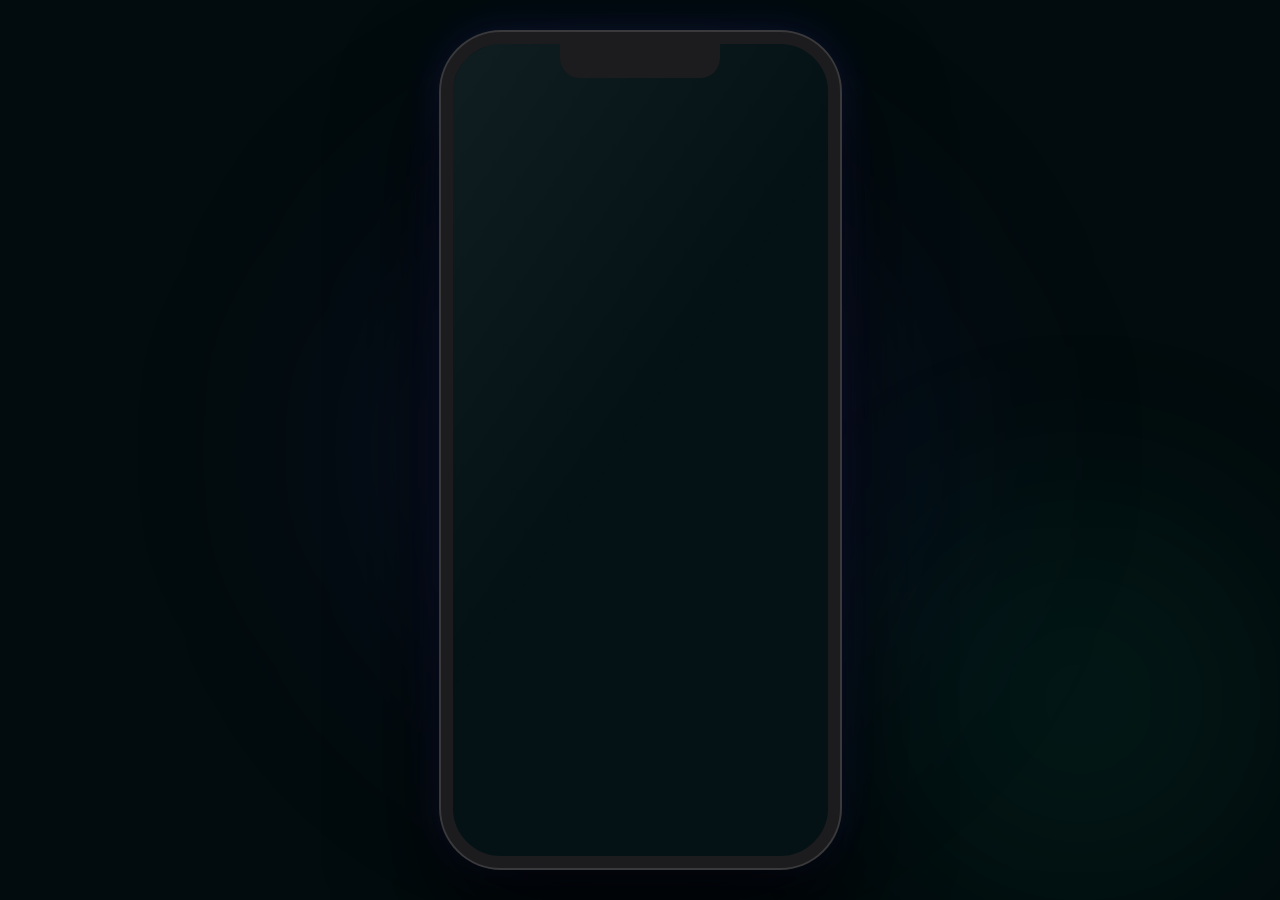
<file: mobile_preview.html>
<!DOCTYPE html>
<html lang="en">
<head>
    <meta charset="UTF-8">
    <meta name="viewport" content="width=device-width, initial-scale=1.0">
    <title>Laance Mobile Experience Preview</title>
    <link href="https://fonts.googleapis.com/css2?family=Outfit:wght@300;400;600;800&display=swap" rel="stylesheet">
    <style>
        :root {
            --phone-bg: #041215;
            --phone-border: #1c1c1e;
            --phone-accent: #4f46e5;
        }

        body {
            margin: 0;
            padding: 0;
            background: #020b0d;
            display: flex;
            align-items: center;
            justify-content: center;
            min-height: 100vh;
            font-family: 'Outfit', sans-serif;
            color: white;
            overflow: hidden;
        }

        .ambient-glow {
            position: fixed;
            width: 800px;
            height: 800px;
            background: radial-gradient(circle, rgba(79,70,229,0.15) 0%, transparent 70%);
            z-index: -1;
            filter: blur(100px);
        }

        .ambient-glow-2 {
            position: fixed;
            width: 600px;
            height: 600px;
            background: radial-gradient(circle, rgba(16,185,129,0.1) 0%, transparent 70%);
            z-index: -1;
            filter: blur(80px);
            bottom: -100px;
            right: -100px;
        }

        .device-container {
            position: relative;
            width: 375px;
            height: 812px;
            background: var(--phone-bg);
            border: 12px solid var(--phone-border);
            border-radius: 60px;
            box-shadow: 
                0 0 0 2px #3a3a3c,
                0 50px 100px rgba(0,0,0,0.8),
                0 0 40px rgba(79,70,229,0.2);
            overflow: hidden;
            display: flex;
            flex-direction: column;
        }

        /* The Notch */
        .device-container::before {
            content: '';
            position: absolute;
            top: 0;
            left: 50%;
            transform: translateX(-50%);
            width: 160px;
            height: 34px;
            background: var(--phone-border);
            border-bottom-left-radius: 20px;
            border-bottom-right-radius: 20px;
            z-index: 2000;
        }

        /* Screen Iframe */
        iframe {
            width: 100%;
            height: 100%;
            border: none;
            border-radius: 48px;
        }

        .reflection {
            position: absolute;
            top: 0;
            left: 0;
            width: 100%;
            height: 100%;
            background: linear-gradient(125deg, rgba(255,255,255,0.05) 0%, transparent 50%);
            pointer-events: none;
            z-index: 1500;
        }

        .label {
            position: absolute;
            bottom: -60px;
            text-align: center;
            width: 100%;
            color: #666;
            font-size: 0.9rem;
            letter-spacing: 2px;
            text-transform: uppercase;
        }
    </style>
</head>
<body>
    <div class="ambient-glow"></div>
    <div class="ambient-glow-2"></div>
    
    <div class="device-container">
        <div class="reflection"></div>
        <iframe src="http://localhost:8000"></iframe>
        <div class="label">Laance Premium Mobile Interface</div>
    </div>

    <script>
        // Optional: Message passing to sync clock if needed
    </script>
</body>
</html>
</file>
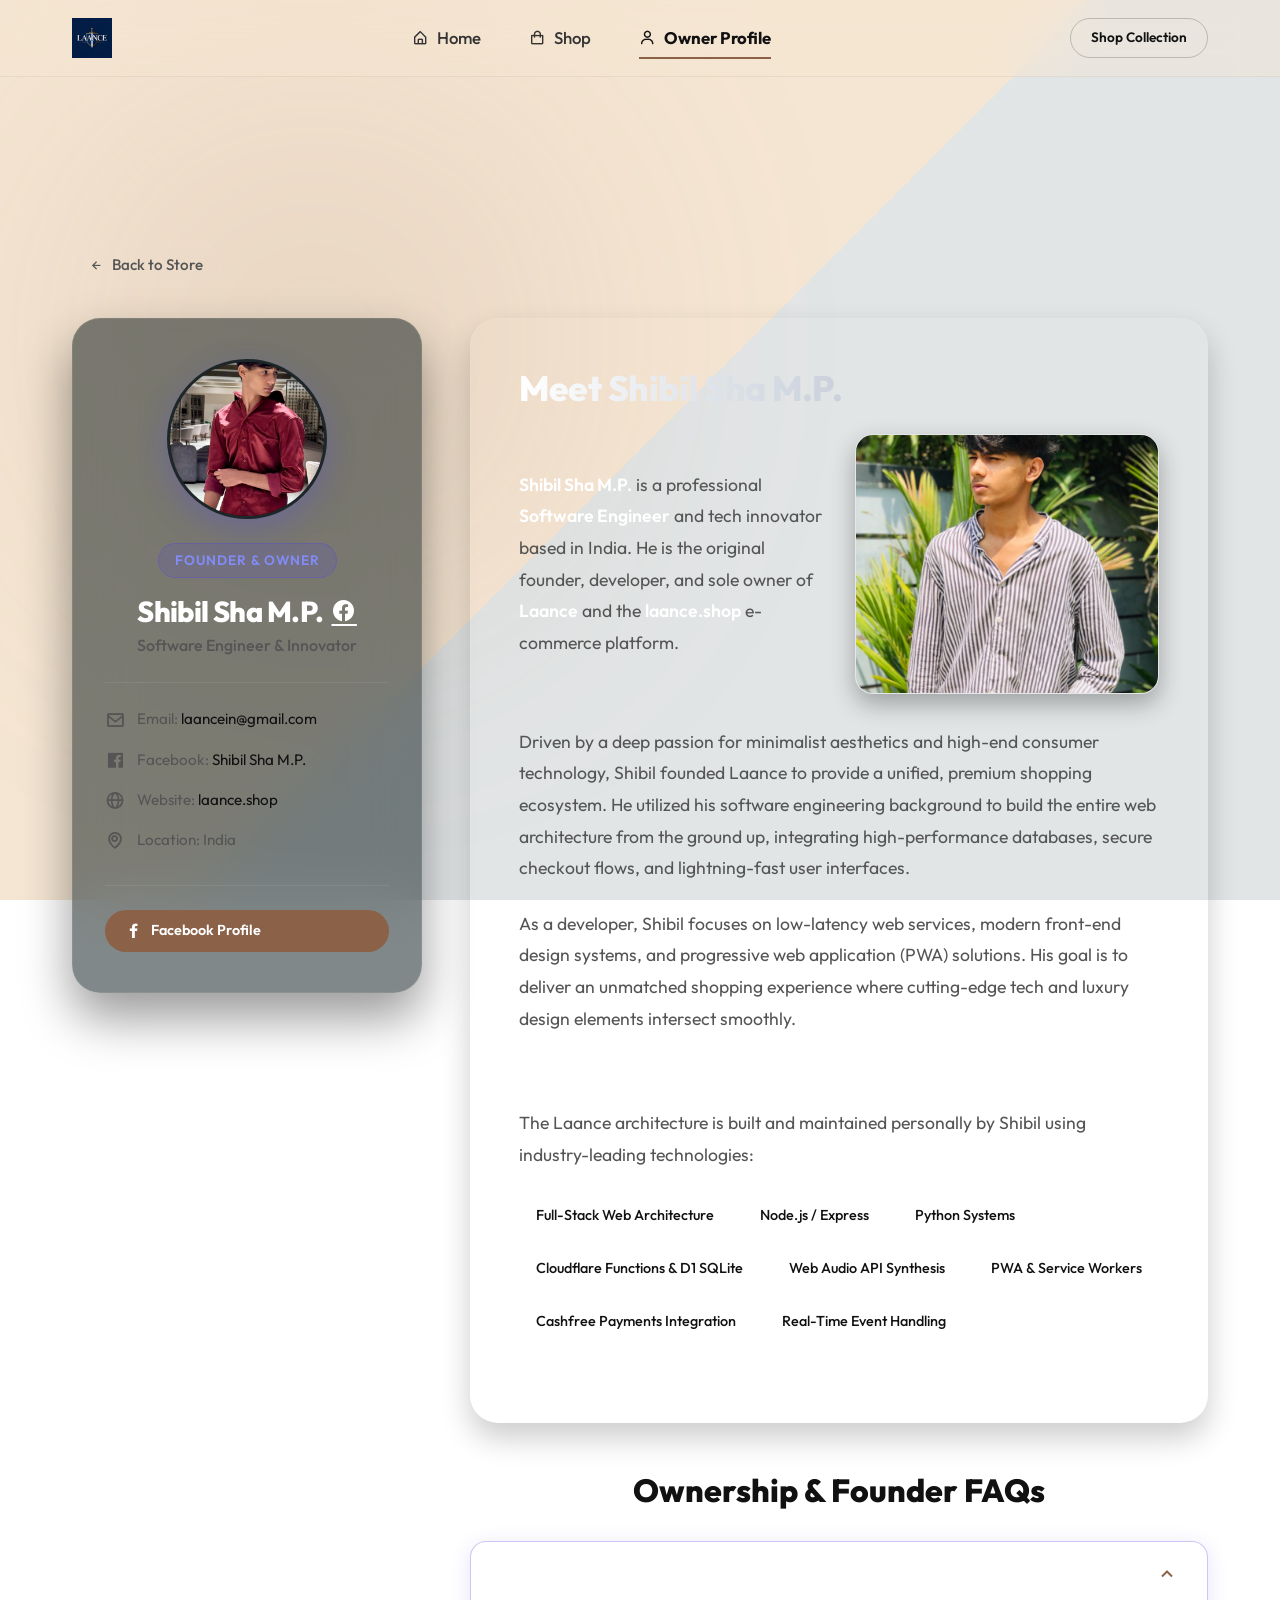
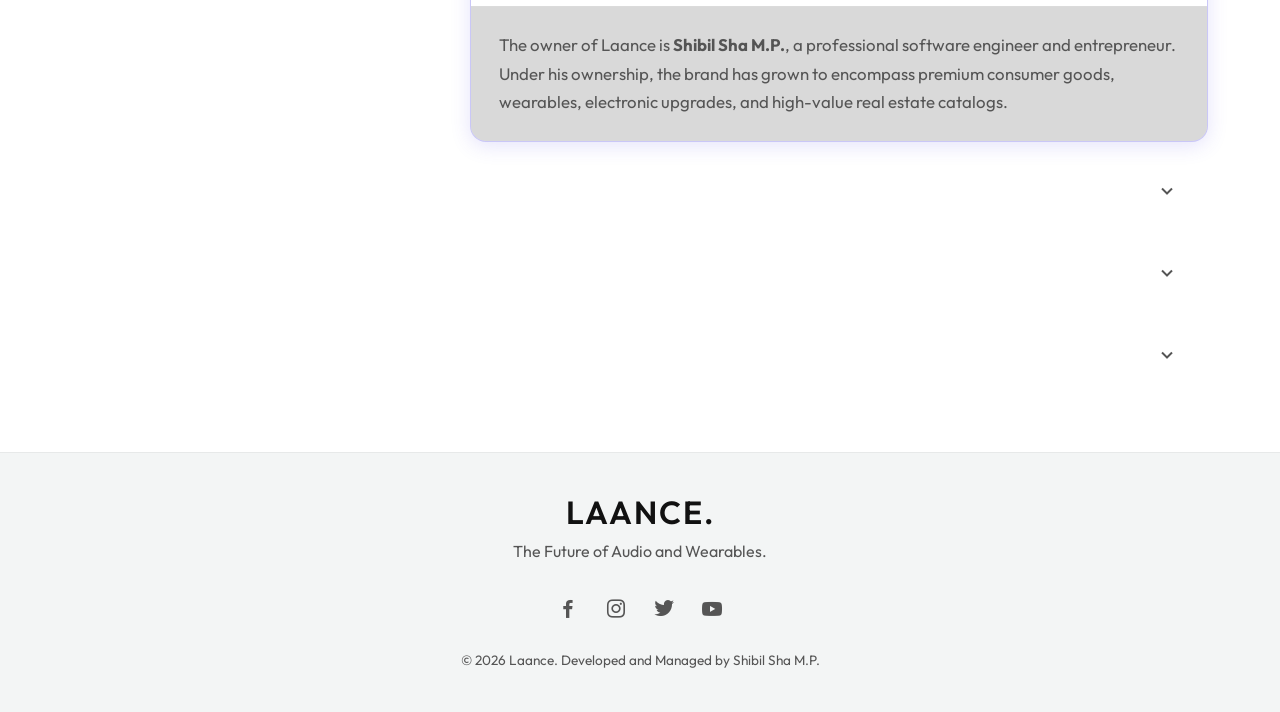
<file: who-is-the-owner-of-laance.html>
<!DOCTYPE html>
<html lang="en">

<head>
    <meta charset="UTF-8">
    <meta name="viewport" content="width=device-width, initial-scale=1.0, viewport-fit=cover">
    
    <!-- SEO Optimization Meta Tags -->
    <title>Who is the Owner of Laance? | Founder Shibil Sha M.P.</title>
    <meta name="description" content="Discover who is the owner of Laance and the founder of laance.shop website. Learn about Shibil Sha M.P., a professional software engineer, tech innovator, and the vision behind the premium e-commerce platform.">
    <meta name="keywords" content="who is the owner of laance, who is the owner of laance.shop, who is the founder of laance.shop website, owner of laance, founder of laance, Shibil Sha MP, Shibil Sha, laance.shop owner, laance owner, software engineer">
    <link rel="canonical" href="https://www.laance.shop/who-is-the-owner-of-laance.html">

    <!-- Fonts: Outfit for a modern tech vibe -->
    <link rel="preconnect" href="https://fonts.googleapis.com">
    <link rel="preconnect" href="https://fonts.gstatic.com" crossorigin>
    <link href="https://fonts.googleapis.com/css2?family=Outfit:wght@300;400;500;600;700;800&display=swap" rel="stylesheet">
    
    <!-- Main Stylesheet -->
    <link rel="stylesheet" href="css/style.css">
    
    <!-- Boxicons for icons -->
    <link href='https://unpkg.com/boxicons@2.1.4/css/boxicons.min.css' rel='stylesheet'>
    
    <!-- Theme & App settings -->
    <meta name="theme-color" content="#041215">
    <meta name="apple-mobile-web-app-capable" content="yes">
    <meta name="apple-mobile-web-app-status-bar-style" content="black-translucent">
    <meta name="apple-mobile-web-app-title" content="LAANCE Owner">
    
    <!-- Custom Page-Specific Premium Styles -->
    <style>
        /* Ambient Glow Positions */
        .owner-glow-1 {
            position: absolute;
            width: 500px;
            height: 500px;
            background: var(--primary);
            border-radius: 50%;
            filter: blur(140px);
            opacity: 0.15;
            top: 10%;
            left: 5%;
            z-index: -1;
            animation: float-slow 15s infinite alternate ease-in-out;
        }

        .owner-glow-2 {
            position: absolute;
            width: 450px;
            height: 450px;
            background: var(--secondary);
            border-radius: 50%;
            filter: blur(140px);
            opacity: 0.12;
            bottom: 10%;
            right: 5%;
            z-index: -1;
            animation: float-slow 18s infinite alternate-reverse ease-in-out;
        }

        @keyframes float-slow {
            0% { transform: translate(0, 0) scale(1); }
            100% { transform: translate(50px, 30px) scale(1.1); }
        }

        /* Layout Grid */
        .owner-grid {
            display: grid;
            grid-template-columns: 350px 1fr;
            gap: 3rem;
            margin-top: 2rem;
            align-items: start;
        }

        @media (max-width: 992px) {
            .owner-grid {
                grid-template-columns: 1fr;
                gap: 2.5rem;
            }
        }

        /* Profile Card */
        .profile-card {
            background: rgba(4, 18, 21, 0.5);
            backdrop-filter: blur(30px);
            -webkit-backdrop-filter: blur(30px);
            border: 1px solid rgba(255, 255, 255, 0.08);
            border-radius: 28px;
            padding: 2.5rem 2rem;
            text-align: center;
            box-shadow: 0 25px 50px rgba(0, 0, 0, 0.4), inset 0 0 15px rgba(255, 255, 255, 0.02);
            position: sticky;
            top: 100px;
        }

        @media (max-width: 992px) {
            .profile-card {
                position: relative;
                top: 0;
            }
        }

        .avatar-wrap {
            position: relative;
            width: 160px;
            height: 160px;
            margin: 0 auto 1.5rem;
        }

        .avatar-img {
            width: 100%;
            height: 100%;
            object-fit: cover;
            border-radius: 50%;
            border: 3px solid rgba(255, 255, 255, 0.1);
            box-shadow: 0 10px 30px rgba(79, 70, 229, 0.3);
            background: #030d10;
        }

        .profile-badge {
            display: inline-block;
            padding: 0.35rem 1rem;
            background: rgba(79, 70, 229, 0.15);
            border: 1px solid rgba(79, 70, 229, 0.3);
            color: #818cf8;
            border-radius: 50px;
            font-size: 0.85rem;
            font-weight: 600;
            margin-bottom: 1rem;
            text-transform: uppercase;
            letter-spacing: 1px;
        }

        .profile-name {
            font-size: 1.8rem;
            font-weight: 800;
            margin-bottom: 0.25rem;
            color: #fff;
        }

        .profile-title {
            font-size: 1rem;
            color: var(--text-muted);
            font-weight: 500;
            margin-bottom: 1.5rem;
        }

        .profile-divider {
            height: 1px;
            background: rgba(255, 255, 255, 0.08);
            margin: 1.5rem 0;
        }

        .profile-info-list {
            text-align: left;
            margin-bottom: 2rem;
        }

        .profile-info-item {
            display: flex;
            align-items: center;
            gap: 0.75rem;
            margin-bottom: 1rem;
            color: var(--text-muted);
            font-size: 0.95rem;
        }

        .profile-info-item i {
            font-size: 1.25rem;
            color: var(--secondary);
        }

        .profile-info-item a {
            color: var(--text-main);
            text-decoration: none;
            transition: var(--transition);
        }

        .profile-info-item a:hover {
            color: var(--primary);
        }

        /* Biography & Details Column */
        .bio-section {
            background: rgba(255, 255, 255, 0.015);
            border: 1px solid rgba(255, 255, 255, 0.05);
            border-radius: 28px;
            padding: 3rem;
            margin-bottom: 2rem;
            box-shadow: 0 15px 30px rgba(0,0,0,0.2);
        }

        @media (max-width: 768px) {
            .bio-section {
                padding: 1.75rem;
            }
        }

        .bio-title {
            font-size: 2.2rem;
            font-weight: 800;
            margin-bottom: 1.5rem;
            letter-spacing: -0.5px;
            background: linear-gradient(90deg, #fff, #94a3b8);
            -webkit-background-clip: text;
            -webkit-text-fill-color: transparent;
        }

        .bio-paragraph {
            font-size: 1.1rem;
            color: var(--text-muted);
            line-height: 1.8;
            margin-bottom: 1.5rem;
        }

        .bio-paragraph strong {
            color: #fff;
            font-weight: 600;
        }

        /* Skills Tag Grid */
        .skills-grid {
            display: flex;
            flex-wrap: wrap;
            gap: 0.75rem;
            margin: 1.5rem 0 2rem;
        }

        .skill-tag {
            padding: 0.5rem 1rem;
            background: rgba(255, 255, 255, 0.04);
            border: 1px solid rgba(255, 255, 255, 0.08);
            border-radius: 12px;
            font-size: 0.9rem;
            color: var(--text-main);
            font-weight: 500;
            transition: var(--transition);
        }

        .skill-tag:hover {
            background: rgba(6, 182, 212, 0.1);
            border-color: rgba(6, 182, 212, 0.3);
            transform: translateY(-2px);
        }

        /* Beautiful FAQ Accordion */
        .faq-container {
            margin-top: 3rem;
        }

        .faq-title {
            font-size: 2rem;
            font-weight: 800;
            margin-bottom: 2rem;
            text-align: center;
        }

        .faq-accordion {
            display: flex;
            flex-direction: column;
            gap: 1rem;
        }

        .faq-item {
            background: rgba(255, 255, 255, 0.02);
            border: 1px solid rgba(255, 255, 255, 0.06);
            border-radius: 16px;
            overflow: hidden;
            transition: var(--transition);
        }

        .faq-item:hover {
            border-color: rgba(255, 255, 255, 0.12);
            background: rgba(255, 255, 255, 0.03);
        }

        .faq-header {
            padding: 1.25rem 1.75rem;
            display: flex;
            justify-content: space-between;
            align-items: center;
            cursor: pointer;
            user-select: none;
        }

        .faq-header h3 {
            font-size: 1.15rem;
            font-weight: 600;
            color: #fff;
            margin: 0;
        }

        .faq-icon {
            font-size: 1.5rem;
            color: var(--text-muted);
            transition: transform 0.3s ease;
        }

        .faq-body {
            max-height: 0;
            overflow: hidden;
            transition: max-height 0.4s cubic-bezier(0.4, 0, 0.2, 1);
            background: rgba(0, 0, 0, 0.15);
        }

        .faq-content {
            padding: 1.5rem 1.75rem;
            color: var(--text-muted);
            font-size: 1.05rem;
            line-height: 1.7;
            border-top: 1px solid rgba(255, 255, 255, 0.04);
        }

        /* Active Accordion State */
        .faq-item.active {
            border-color: rgba(79, 70, 229, 0.3);
            box-shadow: 0 4px 20px rgba(79, 70, 229, 0.15);
        }

        .faq-item.active .faq-icon {
            transform: rotate(180deg);
            color: var(--primary);
        }

        .faq-item.active .faq-body {
            max-height: 500px; /* High enough value to accommodate the text */
        }

        /* Back Button Style */
        .back-btn-container {
            margin-bottom: 2rem;
        }

        .back-btn {
            display: inline-flex;
            align-items: center;
            gap: 0.5rem;
            color: var(--text-muted);
            text-decoration: none;
            font-weight: 500;
            transition: var(--transition);
            font-size: 0.95rem;
            padding: 0.5rem 1rem;
            border-radius: 50px;
            background: rgba(255,255,255,0.02);
            border: 1px solid rgba(255,255,255,0.05);
        }

        .back-btn:hover {
            color: #fff;
            background: rgba(255,255,255,0.05);
            border-color: rgba(255,255,255,0.15);
            transform: translateX(-4px);
        }
    </style>

    <!-- Structured Data: JSON-LD for Google Rich snippets -->
    <script type="application/ld+json">
    {
      "@context": "https://schema.org",
      "@graph": [
        {
          "@type": "Person",
          "@id": "https://www.laance.shop/#person_shibil",
          "name": "Shibil Sha M.P.",
          "jobTitle": "Software Engineer",
          "description": "Founder and Owner of Laance (laance.shop), specializing in modern web architecture, e-commerce innovation, and system design.",
          "url": "https://www.laance.shop/who-is-the-owner-of-laance.html",
          "sameAs": [
            "https://www.facebook.com/profile.php?id=61584338561246"
          ],
          "worksFor": {
            "@type": "Organization",
            "name": "Laance",
            "url": "https://www.laance.shop"
          }
        },
        {
          "@type": "WebSite",
          "@id": "https://www.laance.shop/#website",
          "url": "https://www.laance.shop/",
          "name": "Laance",
          "description": "Premium e-commerce platform for high-end technology, fashion, real estate, and more.",
          "publisher": {
            "@id": "https://www.laance.shop/#person_shibil"
          }
        },
        {
          "@type": "WebPage",
          "@id": "https://www.laance.shop/who-is-the-owner-of-laance.html#webpage",
          "url": "https://www.laance.shop/who-is-the-owner-of-laance.html",
          "name": "Who is the Owner of Laance / Laance.shop? | Founder Shibil Sha M.P.",
          "description": "Discover who is the owner of Laance and the founder of laance.shop website. Learn about Shibil Sha M.P., a professional software engineer, tech entrepreneur, and the vision behind the premium e-commerce platform.",
          "isPartOf": {
            "@id": "https://www.laance.shop/#website"
          },
          "about": {
            "@id": "https://www.laance.shop/#person_shibil"
          }
        },
        {
          "@type": "FAQPage",
          "@id": "https://www.laance.shop/who-is-the-owner-of-laance.html#faq",
          "isPartOf": {
            "@id": "https://www.laance.shop/who-is-the-owner-of-laance.html#webpage"
          },
          "mainEntity": [
            {
              "@type": "Question",
              "name": "Who is the owner of Laance?",
              "acceptedAnswer": {
                "@type": "Answer",
                "text": "The owner of Laance is Shibil Sha M.P., a professional software engineer and technology entrepreneur."
              }
            },
            {
              "@type": "Question",
              "name": "Who is the owner of laance.shop?",
              "acceptedAnswer": {
                "@type": "Answer",
                "text": "Shibil Sha M.P. is the owner and administrator of the premium e-commerce store laance.shop."
              }
            },
            {
              "@type": "Question",
              "name": "Who is the founder of laance.shop website?",
              "acceptedAnswer": {
                "@type": "Answer",
                "text": "Shibil Sha M.P. is the founder of laance.shop, designing and engineering the website to integrate minimalist aesthetics with high-performance features."
              }
            },
            {
              "@type": "Question",
              "name": "What is the profession of Shibil Sha M.P.?",
              "acceptedAnswer": {
                "@type": "Answer",
                "text": "Shibil Sha M.P. is a professional Software Engineer, specializing in full-stack web development, real-time alert systems, databases, and secure payment integrations."
              }
            }
          ]
        }
      ]
    }
    </script>
</head>

<body>
    <!-- Background Ambient Glows -->
    <div class="owner-glow-1"></div>
    <div class="owner-glow-2"></div>

    <!-- Navigation Bar -->
    <nav class="navbar">
        <div class="nav-container">
            <div class="logo" onclick="window.location.href='index.html'">
                <img src="assets/laance_premium_logo.jpg" alt="LAANCE" style="height: 40px; width: auto; vertical-align: middle;">
            </div>
            <div class="nav-links">
                <a href="index.html"><i class='bx bx-home-alt'></i><span>Home</span></a>
                <a href="index.html#products-grid"><i class='bx bx-shopping-bag'></i><span>Shop</span></a>
                <a href="#" class="active"><i class='bx bx-user'></i><span>Owner Profile</span></a>
            </div>
            <div class="nav-right" style="display: flex; gap: 1.5rem; align-items: center;">
                <a href="index.html" class="btn btn-secondary" style="padding: 0.5rem 1.25rem; font-size: 0.85rem; border-radius: 50px;">
                    Shop Collection
                </a>
            </div>
        </div>
    </nav>

    <!-- Main Container -->
    <main class="app-root" style="padding-top: 100px;">
        <div class="section">
            
            <!-- Back navigation -->
            <div class="back-btn-container">
                <a href="index.html" class="back-btn">
                    <i class='bx bx-left-arrow-alt'></i> Back to Store
                </a>
            </div>

            <!-- Content Grid -->
            <div class="owner-grid">
                
                <!-- Profile Sidebar -->
                <div class="profile-card">
                    <div class="avatar-wrap">
                        <img src="assets/shibil_sha_1.jpg" alt="Shibil Sha M.P. - Owner of Laance" class="avatar-img">
                    </div>
                    <span class="profile-badge">Founder & Owner</span>
                    <h1 class="profile-name" style="display: flex; align-items: center; justify-content: center; gap: 0.5rem;">
                        Shibil Sha M.P.
                        <a href="https://www.facebook.com/profile.php?id=61584338561246" target="_blank" rel="noopener noreferrer" style="color: var(--secondary); transition: var(--transition); display: inline-flex; align-items: center;" onmouseover="this.style.color='var(--primary)'" onmouseout="this.style.color='var(--secondary)'" title="Facebook Profile">
                            <i class='bx bxl-facebook-circle' style="font-size: 1.6rem;"></i>
                        </a>
                    </h1>
                    <div class="profile-title">Software Engineer & Innovator</div>
                    
                    <div class="profile-divider"></div>
                    
                    <div class="profile-info-list">
                        <div class="profile-info-item">
                            <i class='bx bx-envelope'></i>
                            <span>Email: <a href="mailto:laancein@gmail.com">laancein@gmail.com</a></span>
                        </div>
                        <div class="profile-info-item">
                            <i class='bx bxl-facebook-square'></i>
                            <span>Facebook: <a href="https://www.facebook.com/profile.php?id=61584338561246" target="_blank" rel="noopener noreferrer">Shibil Sha M.P.</a></span>
                        </div>
                        <div class="profile-info-item">
                            <i class='bx bx-globe'></i>
                            <span>Website: <a href="index.html">laance.shop</a></span>
                        </div>
                        <div class="profile-info-item">
                            <i class='bx bx-map'></i>
                            <span>Location: India</span>
                        </div>
                    </div>
                    
                    <div class="profile-divider"></div>
                    
                    <div style="display: flex; justify-content: center; gap: 1rem;">
                        <a href="https://www.facebook.com/profile.php?id=61584338561246" target="_blank" rel="noopener noreferrer" class="btn" style="padding: 0.6rem 1.2rem; font-size: 0.9rem; width: 100%;">
                            <i class='bx bxl-facebook' style="font-size: 1.2rem;"></i> Facebook Profile
                        </a>
                    </div>
                </div>

                <!-- Biography & Content Detail -->
                <div>
                    <!-- Bio Card -->
                    <div class="bio-section">
                        <h2 class="bio-title">Meet Shibil Sha M.P.</h2>
                        
                        <div style="display: grid; grid-template-columns: repeat(auto-fit, minmax(260px, 1fr)); gap: 2rem; margin-bottom: 2rem; align-items: center;">
                            <div>
                                <p class="bio-paragraph" style="margin-bottom: 0;">
                                    <strong>Shibil Sha M.P.</strong> is a professional <strong>Software Engineer</strong> and tech innovator based in India. He is the original founder, developer, and sole owner of <strong>Laance</strong> and the <strong>laance.shop</strong> e-commerce platform.
                                </p>
                            </div>
                            <img src="assets/shibil_sha_2.jpg" alt="Shibil Sha M.P." style="width: 100%; height: 260px; object-fit: cover; border-radius: 18px; border: 1px solid rgba(255,255,255,0.08); box-shadow: 0 10px 25px rgba(0,0,0,0.3);">
                        </div>
                        
                        <p class="bio-paragraph">
                            Driven by a deep passion for minimalist aesthetics and high-end consumer technology, Shibil founded Laance to provide a unified, premium shopping ecosystem. He utilized his software engineering background to build the entire web architecture from the ground up, integrating high-performance databases, secure checkout flows, and lightning-fast user interfaces.
                        </p>

                        <p class="bio-paragraph">
                            As a developer, Shibil focuses on low-latency web services, modern front-end design systems, and progressive web application (PWA) solutions. His goal is to deliver an unmatched shopping experience where cutting-edge tech and luxury design elements intersect smoothly.
                        </p>

                        <h3 style="color: #fff; font-size: 1.3rem; margin: 2rem 0 1rem; font-weight: 600;">Technical Stack & Expertise</h3>
                        <p class="bio-paragraph">
                            The Laance architecture is built and maintained personally by Shibil using industry-leading technologies:
                        </p>

                        <div class="skills-grid">
                            <span class="skill-tag">Full-Stack Web Architecture</span>
                            <span class="skill-tag">Node.js / Express</span>
                            <span class="skill-tag">Python Systems</span>
                            <span class="skill-tag">Cloudflare Functions & D1 SQLite</span>
                            <span class="skill-tag">Web Audio API Synthesis</span>
                            <span class="skill-tag">PWA & Service Workers</span>
                            <span class="skill-tag">Cashfree Payments Integration</span>
                            <span class="skill-tag">Real-Time Event Handling</span>
                        </div>
                    </div>

                    <!-- FAQ Section -->
                    <div class="faq-container">
                        <h2 class="faq-title">Ownership & Founder FAQs</h2>
                        
                        <div class="faq-accordion">
                            <!-- FAQ 1 -->
                            <div class="faq-item">
                                <div class="faq-header" onclick="toggleFaq(this)">
                                    <h3>Who is the owner of Laance?</h3>
                                    <i class='bx bx-chevron-down faq-icon'></i>
                                </div>
                                <div class="faq-body">
                                    <div class="faq-content">
                                        The owner of Laance is <strong>Shibil Sha M.P.</strong>, a professional software engineer and entrepreneur. Under his ownership, the brand has grown to encompass premium consumer goods, wearables, electronic upgrades, and high-value real estate catalogs.
                                    </div>
                                </div>
                            </div>
                            
                            <!-- FAQ 2 -->
                            <div class="faq-item">
                                <div class="faq-header" onclick="toggleFaq(this)">
                                    <h3>Who is the owner of laance.shop?</h3>
                                    <i class='bx bx-chevron-down faq-icon'></i>
                                </div>
                                <div class="faq-body">
                                    <div class="faq-content">
                                        <strong>Shibil Sha M.P.</strong> is the owner and chief administrator of the website <strong>laance.shop</strong>. He holds all proprietary rights to the platform and manages the day-to-day deployment, database operations, and developer integrations.
                                    </div>
                                </div>
                            </div>
                            
                            <!-- FAQ 3 -->
                            <div class="faq-item">
                                <div class="faq-header" onclick="toggleFaq(this)">
                                    <h3>Who is the founder of laance.shop website?</h3>
                                    <i class='bx bx-chevron-down faq-icon'></i>
                                </div>
                                <div class="faq-body">
                                    <div class="faq-content">
                                        The founder of laance.shop is <strong>Shibil Sha M.P.</strong>. He established the website with the vision of offering high-end minimalist wearables and devices through a responsive, modern web interface.
                                    </div>
                                </div>
                            </div>

                            <!-- FAQ 4 -->
                            <div class="faq-item">
                                <div class="faq-header" onclick="toggleFaq(this)">
                                    <h3>What is the profession of the founder of Laance?</h3>
                                    <i class='bx bx-chevron-down faq-icon'></i>
                                </div>
                                <div class="faq-body">
                                    <div class="faq-content">
                                        Shibil Sha M.P. is a <strong>Software Engineer</strong>. He specializes in designing full-stack systems, optimizing client-side performance, developing real-time socket connections, and managing relational databases.
                                    </div>
                                </div>
                            </div>
                        </div>
                    </div>
                </div>

            </div>
        </div>
    </main>

    <!-- Footer -->
    <footer>
        <div class="footer-content">
            <h2>LAANCE.</h2>
            <p>The Future of Audio and Wearables.</p>
            <div class="social-links">
                <a href="https://www.facebook.com/profile.php?id=61584338561246&sk=map" target="_blank" rel="noopener noreferrer">
                    <i class='bx bxl-facebook'></i>
                </a>
                <a href="#"><i class='bx bxl-instagram'></i></a>
                <a href="#"><i class='bx bxl-twitter'></i></a>
                <a href="#"><i class='bx bxl-youtube'></i></a>
            </div>
            <p style="margin-top: 1.5rem; font-size: 0.85rem; color: var(--text-muted);">
                &copy; 2026 Laance. Developed and Managed by Shibil Sha M.P.
            </p>
        </div>
    </footer>

    <!-- Accordion Script -->
    <script>
        function toggleFaq(headerElement) {
            const item = headerElement.parentElement;
            const isActive = item.classList.contains('active');
            
            // Close all items
            document.querySelectorAll('.faq-item').forEach(el => {
                el.classList.remove('active');
            });
            
            // Toggle clicked item
            if (!isActive) {
                item.classList.add('active');
            }
        }
        
        // Open the first FAQ item by default
        document.addEventListener('DOMContentLoaded', () => {
            const firstFaq = document.querySelector('.faq-item');
            if (firstFaq) {
                firstFaq.classList.add('active');
            }
        });
    </script>
</body>

</html>
</file>
<file: css/style.css>
/* =========================================================================
   LAANCE - Premium E-Commerce Store Styles
   ========================================================================= */

:root {
    --bg-warm-beige: #f5e6d3;
    --bg-cool-gray: #e2e5e6;
    --bg-light: #fdfbf7;
    --bg-card: #ffffff;
    
    --primary: #8B6148;         /* Warm brown — matches screenshot buttons */
    --primary-hover: #7a5540;
    --primary-light: #d4a88a;   /* Lighter beige-brown for logo badge */
    
    --text-main: #111111;
    --text-muted: #555555;
    --border-light: rgba(0,0,0,0.1);
    --primary-glow: rgba(139,97,72,0.15);

    --font-main: 'Outfit', sans-serif;
    --transition: all 0.3s cubic-bezier(0.4, 0, 0.2, 1);
}

/* Splash Screen (Updated for light mode) */
.splash-screen {
    position: fixed;
    top: 0;
    left: 0;
    width: 100%;
    height: 100%;
    background: #fcf9f5;
    z-index: 10000;
    display: flex;
    align-items: center;
    justify-content: center;
    transition: opacity 0.8s ease, visibility 0.8s;
}

.splash-content {
    text-align: center;
    animation: splash-in 1.2s ease-out forwards;
}

.splash-logo {
    width: 150px;
    height: auto;
    margin-bottom: 2rem;
}

.splash-loader {
    width: 40px;
    height: 4px;
    background: rgba(0, 0, 0, 0.1);
    border-radius: 2px;
    margin: 0 auto;
    position: relative;
    overflow: hidden;
}

.splash-loader::after {
    content: '';
    position: absolute;
    top: 0;
    left: -100%;
    width: 100%;
    height: 100%;
    background: var(--primary);
    animation: loading-bar 2s infinite;
}

@keyframes splash-in {
    0% { transform: scale(0.8); opacity: 0; }
    100% { transform: scale(1); opacity: 1; }
}

@keyframes loading-bar {
    0% { left: -100%; }
    50% { left: 0; }
    100% { left: 100%; }
}

.splash-screen.fade-out {
    opacity: 0;
    visibility: hidden;
}

/* Admin UI */
.admin-icon {
    font-size: 1.5rem;
    transition: var(--transition);
}

.admin-icon:hover {
    transform: scale(1.1);
    color: black !important;
}

.admin-edit-badge {
    position: absolute;
    top: 15px;
    right: 15px;
    background: var(--primary);
    color: white;
    width: 35px;
    height: 35px;
    border-radius: 50%;
    display: flex;
    align-items: center;
    justify-content: center;
    z-index: 5;
    box-shadow: 0 4px 15px rgba(0,0,0,0.1);
    cursor: pointer;
    transition: var(--transition);
}

.admin-edit-badge:hover {
    transform: rotate(15deg) scale(1.1);
}

* {
    margin: 0;
    padding: 0;
    box-sizing: border-box;
}

body {
    background: linear-gradient(135deg, var(--bg-warm-beige) 50%, var(--bg-cool-gray) 50%);
    background-attachment: fixed;
    color: var(--text-main);
    font-family: var(--font-main);
    overflow-x: hidden;
    line-height: 1.6;
    -webkit-font-smoothing: antialiased;
}

/* Typography */
h1,
h2,
h3,
h4 {
    font-weight: 600;
    line-height: 1.2;
}

h1 {
    font-size: clamp(2.5rem, 5vw, 4.5rem);
    letter-spacing: -0.02em;
}

p {
    color: var(--text-muted);
}

/* =========================================================================
   Navigation
   ========================================================================= */
.navbar {
    position: fixed;
    top: 0;
    left: 0;
    width: 100%;
    z-index: 1000;
    background: rgba(245, 230, 211, 0.92); /* warm beige tint matching left half of bg */
    backdrop-filter: blur(12px);
    -webkit-backdrop-filter: blur(12px);
    border-bottom: 1px solid rgba(0,0,0,0.06);
    height: auto;
    display: flex;
    flex-direction: column;
    padding-top: env(safe-area-inset-top, 0px);
    transition: var(--transition);
}

.status-bar {
    display: none !important;
    flex-direction: row !important;
    justify-content: space-between !important;
    align-items: center !important;
    padding: 8px 20px;
    font-size: 0.85rem;
    font-weight: 600;
    color: var(--text-main);
    width: 100% !important;
    box-sizing: border-box;
    background: transparent;
}

.status-icons {
    display: flex !important;
    flex-direction: row !important;
    gap: 8px;
    align-items: center;
}

.status-icons i {
    font-size: 0.95rem;
}

@media (max-width: 768px) {
    .status-bar {
        display: flex !important;
    }
}

.nav-container {
    max-width: 1200px;
    margin: 0 auto;
    width: 100%;
    padding: 0.5rem 2rem;
    display: flex;
    justify-content: space-between;
    align-items: center;
    height: 60px;
}
@media (max-width: 768px) {
    .nav-container {
        padding: 0.5rem 1rem;
        flex-wrap: wrap;
        height: auto;
    }
    .logo {
        flex: 1;
    }
}

.logo {
    display: flex;
    align-items: center;
    cursor: pointer;
}

.logo-badge {
    display: inline-flex;
    align-items: center;
    justify-content: center;
    background-color: var(--primary-light);
    border-radius: 50%;
    width: 52px;
    height: 52px;
    font-size: 0.8rem;
    font-weight: 900;
    letter-spacing: 1.5px;
    color: #3d2010;
    text-transform: uppercase;
    line-height: 1;
    text-align: center;
    padding: 2px;
    user-select: none;
}

.logo .dot {
    display: none;
}

.nav-links {
    display: flex;
    gap: 2rem;
}

@media (max-width: 768px) {
    .nav-links {
        position: static;
        width: 100%;
        order: 3;
        background: transparent;
        backdrop-filter: none;
        -webkit-backdrop-filter: none;
        border-top: 1px solid var(--border-light);
        padding: 0.75rem 0;
        display: flex;
        justify-content: flex-start;
        gap: 1rem;
        z-index: 1000;
        overflow-x: auto;
        white-space: nowrap;
        -webkit-overflow-scrolling: touch;
        scrollbar-width: none;
    }
    .nav-links::-webkit-scrollbar {
        display: none;
    }
    .app-root {
        padding-bottom: 20px;
        margin-top: 110px;
    }
    .nav-links {
        animation: navSlideIn 0.5s ease-out forwards;
    }
    @keyframes navSlideIn {
        from { opacity: 0; transform: translateX(20px); }
        to { opacity: 1; transform: translateX(0); }
    }
    .nav-links a {
        flex-direction: row;
        gap: 0.4rem;
        font-size: 0.85rem;
        padding: 0.5rem 1rem;
        background: var(--bg-surface);
        border: 1px solid var(--border-light);
        border-radius: 50px;
    }
    .nav-links a i {
        font-size: 1.1rem;
    }
    .nav-links a.active {
        background: var(--primary);
        border-color: var(--primary);
        color: white;
    }
    .nav-links a::after {
        display: none !important;
    }

    /* Login Icon Style for Mobile */
    .profile-trigger {
        background: var(--bg-surface);
        border: 1px solid var(--border-light);
        padding: 0.4rem 0.8rem;
        border-radius: 50px;
        font-size: 0.85rem;
        font-weight: 600;
        gap: 0.5rem;
    }
    .profile-trigger i {
        font-size: 1.2rem;
    }
}

.nav-links a {
    color: #333333;
    text-decoration: none;
    font-size: 0.95rem;
    font-weight: 500;
    transition: var(--transition);
    position: relative;
    padding: 0.5rem 0;
    display: flex;
    align-items: center;
    gap: 0.5rem;
}

.nav-links a:hover {
    color: #111111;
}

.nav-links a.active {
    color: #111111;
    font-weight: 700;
}

.nav-links a::after {
    content: '';
    position: absolute;
    bottom: 0;
    left: 0;
    width: 0;
    height: 2px;
    background: var(--primary);
    transition: var(--transition);
}

.nav-links a:hover::after,
.nav-links a.active::after {
    width: 100%;
}

@keyframes pulse-underline {
    0% { opacity: 0.5; box-shadow: 0 0 5px var(--primary-glow); }
    50% { opacity: 1; box-shadow: 0 0 15px var(--primary-glow); }
    100% { opacity: 0.5; box-shadow: 0 0 5px var(--primary-glow); }
}

.cart-trigger {
    position: relative;
    cursor: pointer;
    font-size: 1.5rem;
    transition: var(--transition);
    color: var(--text-main);
}

.cart-trigger:hover {
    transform: scale(1.1);
    color: var(--primary);
}

#cart-count {
    position: absolute;
    top: -8px;
    right: -10px;
    background: var(--accent);
    color: white;
    font-size: 0.75rem;
    font-weight: 800;
    width: 20px;
    height: 20px;
    border-radius: 50%;
    display: flex;
    align-items: center;
    justify-content: center;
    box-shadow: 0 0 10px rgba(236, 72, 153, 0.5);
}

/* =========================================================================
   Main App Content
   ========================================================================= */
.app-root {
    margin-top: 80px;
    min-height: calc(100vh - 80px);
    width: 100%;
}

.section {
    max-width: 1200px;
    margin: 0 auto;
    padding: 4rem 2rem;
    animation: fadeIn 0.5s ease-out;
}

@keyframes fadeIn {
    from {
        opacity: 0;
        transform: translateY(20px);
    }

    to {
        opacity: 1;
        transform: translateY(0);
    }
}

@keyframes cardEnter {
    from {
        opacity: 0;
        transform: scale(0.9) translateY(30px);
    }
    to {
        opacity: 1;
        transform: scale(1) translateY(0);
    }
}

/* =========================================================================
   Home Page — Mobile-First Layout System
   ========================================================================= */
.home-hero {
    position: relative;
    min-height: 100vh;
    display: flex;
    align-items: center;
    justify-content: center;
    background: url('assets/home_bg.png') center/cover no-repeat;
    overflow: hidden;
    padding: 2rem;
}
.home-hero-overlay {
    position: absolute;
    inset: 0;
    background: rgba(0,0,0,0.45);
    z-index: 1;
}
.home-glow { position: absolute; border-radius: 50%; filter: blur(140px); opacity: 0.12; z-index: 0; }
.home-glow-1 { width: 500px; height: 500px; background: var(--primary); top: -150px; right: -150px; }
.home-glow-2 { width: 350px; height: 350px; background: #10b981; bottom: -80px; left: -80px; }

.hero-desktop-only { display: flex; flex-direction: column; }
.home-mobile-hero { display: none; }

@media (max-width: 768px) {
    .hero-desktop-only { display: none !important; }
    .home-mobile-hero {
        display: flex;
        flex-direction: column;
        align-items: center;
        position: relative;
        z-index: 10;
        text-align: center;
        padding: 2rem 1.5rem;
        width: 100%;
        max-width: 420px;
        animation: cardEnter 0.9s ease-out forwards;
    }
    .home-hero { min-height: calc(100vh - 60px); padding: 1.5rem 1rem; }
}

.mobile-hero-logo {
    width: 110px; height: 110px;
    object-fit: cover;
    border-radius: 28px;
    border: 2px solid rgba(255,255,255,0.15);
    box-shadow: 0 12px 40px rgba(0,0,0,0.4), 0 0 0 1px rgba(79,70,229,0.3);
    margin-bottom: 1.75rem;
}
.mobile-hero-title {
    font-size: 2.6rem; font-weight: 800;
    line-height: 1.1; letter-spacing: -1px;
    color: #fff; margin-bottom: 0.75rem;
}
.mobile-hero-title span {
    background: linear-gradient(90deg, #818cf8, #06b6d4);
    -webkit-background-clip: text; -webkit-text-fill-color: transparent;
}
.mobile-hero-sub {
    font-size: 1rem; color: rgba(255,255,255,0.6);
    letter-spacing: 0.05em; text-transform: uppercase;
    font-weight: 500; margin-bottom: 2.25rem;
}
.mobile-hero-btn {
    padding: 1rem 2.5rem; font-size: 1.05rem;
    border-radius: 50px;
    box-shadow: 0 8px 25px rgba(79,70,229,0.4);
    display: inline-flex; align-items: center; gap: 0.5rem;
}

/* Category Chips */
.mobile-cat-chips { display: none; }
@media (max-width: 768px) {
    .mobile-cat-chips {
        display: flex; gap: 0.6rem;
        padding: 1rem 1.25rem;
        overflow-x: auto; scrollbar-width: none;
        -webkit-overflow-scrolling: touch;
        background: var(--bg-dark);
        border-bottom: 1px solid var(--border-light);
    }
    .mobile-cat-chips::-webkit-scrollbar { display: none; }
}
.cat-chip {
    display: inline-flex; align-items: center; gap: 0.4rem;
    padding: 0.55rem 1.1rem; border-radius: 50px;
    font-size: 0.85rem; font-weight: 600;
    border: 1px solid transparent; cursor: pointer;
    white-space: nowrap; font-family: var(--font-main);
    transition: var(--transition);
}
.cat-chip:active { transform: scale(0.95); }
.cat-chip-primary { background: rgba(79,70,229,0.15); border-color: rgba(79,70,229,0.4); color: #818cf8; }
.cat-chip-cyan    { background: rgba(6,182,212,0.12);  border-color: rgba(6,182,212,0.35); color: #22d3ee; }
.cat-chip-green   { background: rgba(16,185,129,0.12); border-color: rgba(16,185,129,0.35); color: #34d399; }
.cat-chip-amber   { background: rgba(245,158,11,0.12); border-color: rgba(245,158,11,0.35); color: #fbbf24; }
.cat-chip-pink    { background: rgba(236,72,153,0.12); border-color: rgba(236,72,153,0.35); color: #f472b6; }

/* Category Grid */
.category-grid {
    display: grid;
    grid-template-columns: repeat(auto-fit, minmax(280px, 1fr));
    gap: 1.5rem;
}
@media (max-width: 768px) {
    .category-grid { grid-template-columns: 1fr; gap: 1rem; }
}
.home-cat-card {
    height: 260px; border-radius: 20px; overflow: hidden;
    display: flex; align-items: flex-end; cursor: pointer;
    border: 1px solid rgba(255,255,255,0.08);
    transition: var(--transition);
}
.home-cat-card:hover { transform: translateY(-6px); box-shadow: 0 20px 40px rgba(0,0,0,0.4); border-color: rgba(255,255,255,0.2); }
@media (max-width: 768px) { .home-cat-card { height: 180px; } }
.home-cat-info { padding: 1.5rem; width: 100%; }
.home-cat-info h3 { font-size: 1.3rem; font-weight: 700; color: #fff; margin-bottom: 0.25rem; }
.home-cat-info p  { font-size: 0.875rem; color: rgba(255,255,255,0.6); margin: 0; }
.home-cat-icon { font-size: 1.6rem; color: var(--primary); margin-bottom: 0.5rem; display: block; }

/* Product Button Row */
.product-btn-row { display: flex; gap: 0.5rem; margin-top: 1rem; }
.product-btn-row .btn { flex: 1; justify-content: center; font-size: 0.9rem; padding: 0.75rem 0.5rem; display: flex; align-items: center; gap: 0.35rem; }
.product-btn-row .order-now-btn { background: transparent; border: 1px solid var(--secondary); color: var(--secondary); box-shadow: none; }
.product-card:hover .product-btn-row .order-now-btn { background: var(--secondary); color: #fff; }



.hero-glass-card {
    position: relative;
    z-index: 10;
    background: rgba(4, 18, 21, 0.6);
    backdrop-filter: blur(30px);
    -webkit-backdrop-filter: blur(30px);
    border: 1px solid rgba(255, 255, 255, 0.1);
    border-radius: 48px;
    padding: 4rem;
    text-align: center;
    width: 95%;
    max-width: 650px;
    box-shadow: 0 40px 100px rgba(0,0,0,0.6), inset 0 0 20px rgba(255,255,255,0.05);
    animation: cardEnter 1s ease-out forwards;
}

.hero-logo-img {
    width: 180px;
    height: auto;
    border-radius: 24px;
    box-shadow: 0 10px 30px rgba(0,0,0,0.3);
    border: 1px solid rgba(255, 255, 255, 0.1);
    margin-bottom: 2rem;
}

.hero-title {
    font-size: clamp(2rem, 5vw, 3.5rem);
    font-weight: 800;
    margin-bottom: 1.5rem;
    line-height: 1.1;
    letter-spacing: -1px;
    color: #fff;
}

.hero-title span {
    background: linear-gradient(90deg, #4f46e5, #06b6d4);
    -webkit-background-clip: text;
    -webkit-text-fill-color: transparent;
}

.hero-description {
    font-size: 1.1rem;
    color: var(--text-muted);
    line-height: 1.6;
    margin-bottom: 2.5rem;
    max-width: 480px;
    margin-left: auto;
    margin-right: auto;
}

@media (max-width: 768px) {
    .hero-glass-card {
        padding: 2.5rem 1.5rem;
        border-radius: 32px;
    }
    
    .hero-logo-img {
        width: 120px;
        margin-bottom: 1.5rem;
    }

    .hero-title {
        font-size: 2.25rem;
    }

    .hero-description {
        font-size: 1rem;
        margin-bottom: 2rem;
    }
}

/* =========================================================================
   Hero Section
   ========================================================================= */
.hero {
    display: flex;
    align-items: center;
    justify-content: space-between;
    gap: 4rem;
    min-height: 80vh;
}

.hero-content {
    flex: 1;
    z-index: 2;
}

.hero-content h1 {
    margin-bottom: 1.5rem;
}

.hero-content h1 span {
    background: linear-gradient(90deg, var(--secondary), var(--primary));
    -webkit-background-clip: text;
    -webkit-text-fill-color: transparent;
}

.hero-content p {
    font-size: 1.25rem;
    margin-bottom: 2.5rem;
    max-width: 500px;
}

.btn {
    display: inline-flex;
    align-items: center;
    gap: 0.5rem;
    padding: 1rem 2rem;
    background: var(--primary);
    color: white;
    text-decoration: none;
    border-radius: 50px;
    font-weight: 600;
    font-size: 1rem;
    border: none;
    cursor: pointer;
    transition: var(--transition);
    box-shadow: none;
    font-family: var(--font-main);
}

.btn:hover {
    transform: translateY(-2px);
    background: var(--primary-hover);
}

.btn-secondary {
    background: transparent;
    border: 1px solid rgba(0,0,0,0.2);
    box-shadow: none;
    color: var(--text-main);
}

.btn-secondary:hover {
    background: rgba(0,0,0,0.04);
    border-color: var(--text-muted);
    box-shadow: none;
    transform: translateY(-2px);
}

.hero-image-wrap {
    flex: 1;
    position: relative;
    max-width: 600px;
}

.hero-image {
    width: 100%;
    height: auto;
    border-radius: 20px;
    box-shadow: 0 20px 50px rgba(0, 0, 0, 0.5);
    border: 1px solid var(--border-light);
}

.hero-image-wrap::after {
    content: '';
    position: absolute;
    inset: 0;
    border-radius: 20px;
    background: linear-gradient(135deg, transparent, rgba(255, 255, 255, 0.05));
    pointer-events: none;
}

/* =========================================================================
   Product Grid
   ========================================================================= */
.section-title {
    font-size: 2.5rem;
    margin-bottom: 3rem;
    text-align: center;
}

.products-grid {
    display: grid;
    grid-template-columns: repeat(auto-fill, minmax(300px, 1fr));
    gap: 2rem;
}


/* Category Cards (Home Page) */
.category-card {
    position: relative;
    border-radius: 30px;
    background: var(--bg-surface);
    border: 1px solid var(--border-light);
    overflow: hidden;
    transition: var(--transition);
    cursor: pointer;
}

.category-card:hover {
    transform: translateY(-10px) scale(1.02);
    box-shadow: 0 20px 40px rgba(0,0,0,0.5);
    border-color: rgba(255,255,255,0.3);
}

.category-card::before {
    content: '';
    position: absolute;
    inset: 0;
    background: linear-gradient(to top, rgba(0,0,0,0.8), transparent);
    z-index: 1;
    transition: var(--transition);
}

.category-card:hover::before {
    background: linear-gradient(to top, rgba(0,0,0,0.9), rgba(79,70,229,0.1));
}

.product-card {
    background: var(--bg-surface);
    border: 1px solid var(--border-light);
    border-radius: 20px;
    padding: 1.5rem;
    transition: var(--transition);
    cursor: pointer;
    position: relative;
    overflow: hidden;
    display: flex;
    flex-direction: column;
}

.product-card:hover {
    transform: translateY(-10px);
    border-color: var(--primary);
    background: var(--bg-surface-hover);
    box-shadow: 0 10px 30px rgba(0, 0, 0, 0.5), 0 0 20px var(--primary-glow);
}

.product-image {
    width: 100%;
    height: 250px;
    object-fit: cover;
    border-radius: 12px;
    margin-bottom: 1.5rem;
    transition: var(--transition);
}

.product-card:hover .product-image {
    transform: scale(1.05);
}

.product-info {
    display: flex;
    justify-content: space-between;
    align-items: flex-start;
    flex-grow: 1;
}

.product-title {
    font-size: 1.25rem;
    font-weight: 600;
    margin-bottom: 0.5rem;
}

.product-price {
    font-size: 1.5rem;
    font-weight: 800;
    color: var(--primary);
}

.add-to-cart-btn {
    width: 100%;
    margin-top: 1.5rem;
    justify-content: center;
    background: transparent;
    border: 1px solid var(--primary);
    color: var(--primary);
    box-shadow: none;
}

.product-card:hover .add-to-cart-btn {
    background: var(--primary);
    color: white;
    box-shadow: 0 4px 15px var(--primary-glow);
}

.order-now-btn {
    width: 100%;
    margin-top: 1.5rem;
    justify-content: center;
    background: transparent;
    border: 1px solid var(--secondary);
    color: var(--secondary);
    box-shadow: none;
    transition: var(--transition);
}

.product-card:hover .order-now-btn {
    background: var(--secondary);
    color: white;
    box-shadow: 0 4px 15px rgba(6, 182, 212, 0.5);
}

/* =========================================================================
   Product Detail View
   ========================================================================= */
.product-detail-view {
    display: flex;
    gap: 4rem;
    align-items: center;
}

.detail-image {
    flex: 1;
    max-width: 50%;
}

.detail-image img {
    width: 100%;
    border-radius: 20px;
    border: 1px solid var(--border-light);
    box-shadow: 0 20px 40px rgba(0, 0, 0, 0.4);
}

.detail-info {
    flex: 1;
}

.detail-info h1 {
    font-size: 3rem;
    margin-bottom: 1rem;
}

.detail-info .price {
    font-size: 2.5rem;
    color: var(--primary);
    font-weight: 800;
    margin-bottom: 2rem;
}

.detail-info .desc {
    font-size: 1.1rem;
    line-height: 1.8;
    margin-bottom: 2rem;
}

.detail-actions {
    display: flex;
    gap: 1rem;
}

/* =========================================================================
   Cart Modal
   ========================================================================= */
.modal-overlay {
    position: fixed;
    inset: 0;
    background: rgba(0, 0, 0, 0.8);
    backdrop-filter: blur(5px);
    z-index: 2000;
    opacity: 0;
    pointer-events: none;
    transition: var(--transition);
}

.modal {
    position: fixed;
    top: 50%;
    left: 50%;
    transform: translate(-50%, -45%) scale(0.95);
    background: rgba(7, 28, 33, 0.95);
    backdrop-filter: blur(20px);
    -webkit-backdrop-filter: blur(20px);
    border: 1px solid var(--border-light);
    width: 90%;
    max-width: 450px;
    border-radius: 32px;
    z-index: 2001;
    opacity: 0;
    pointer-events: none;
    transition: var(--transition);
    box-shadow: 0 40px 100px rgba(0, 0, 0, 0.8), 0 0 40px rgba(79, 70, 229, 0.1);
    overflow: hidden;
}

body.modal-open .modal-overlay,
body.modal-open .modal {
    opacity: 1;
    pointer-events: all;
    transform: translate(-50%, -50%) scale(1);
}

.modal-close {
    position: absolute;
    top: 1rem;
    right: 1rem;
    background: rgba(255, 255, 255, 0.1);
    border: none;
    color: white;
    width: 32px;
    height: 32px;
    border-radius: 50%;
    display: flex;
    align-items: center;
    justify-content: center;
    cursor: pointer;
    font-size: 1.25rem;
    transition: var(--transition);
    z-index: 10;
}

.modal-close:hover {
    background: rgba(255, 255, 255, 0.2);
    transform: rotate(90deg);
}

#modal-content {
    padding: 2rem;
    max-height: 80vh;
    overflow-y: auto;
}

.cart-item {
    display: flex;
    align-items: center;
    gap: 1rem;
    padding: 1rem 0;
    border-bottom: 1px solid var(--border-light);
}

.cart-item img {
    width: 60px;
    height: 60px;
    border-radius: 8px;
    object-fit: cover;
}

.cart-item-info flex {
    flex-grow: 1;
}

.cart-item h4 {
    font-size: 1rem;
}

.cart-item .price {
    color: var(--primary);
    font-weight: 600;
}

.cart-total {
    display: flex;
    justify-content: space-between;
    font-size: 1.5rem;
    font-weight: 800;
    margin: 2rem 0;
}

/* =========================================================================
   Tracking Setup
   ========================================================================= */
.tracking-container {
    max-width: 600px;
    margin: 0 auto;
    background: var(--bg-surface);
    border: 1px solid var(--border-light);
    border-radius: 20px;
    padding: 3rem 2rem;
}

.tracking-form {
    display: flex;
    gap: 1rem;
    margin-bottom: 3rem;
}

.input-field {
    flex: 1;
    background: rgba(0, 0, 0, 0.2);
    border: 1px solid var(--border-light);
    padding: 1rem 1.5rem;
    border-radius: 50px;
    color: white;
    font-size: 1rem;
    font-family: var(--font-main);
    outline: none;
    transition: var(--transition);
}

.input-field:focus {
    border-color: var(--primary);
    box-shadow: 0 0 10px var(--primary-glow);
}

.timeline {
    position: relative;
    padding-left: 2rem;
}

.timeline::before {
    content: '';
    position: absolute;
    left: 0;
    top: 0;
    bottom: 0;
    width: 2px;
    background: var(--border-light);
}

.timeline-item {
    position: relative;
    padding-bottom: 2rem;
}

.timeline-item::before {
    content: '';
    position: absolute;
    left: -2rem;
    top: 0;
    width: 1rem;
    height: 1rem;
    border-radius: 50%;
    background: var(--bg-surface);
    border: 2px solid var(--primary);
    transform: translateX(-50%);
    box-shadow: 0 0 10px var(--primary-glow);
}

.timeline-item.completed::before {
    background: var(--primary);
}

.timeline-date {
    font-size: 0.875rem;
    color: var(--text-muted);
    margin-bottom: 0.25rem;
}

.timeline-title {
    font-weight: 600;
    font-size: 1.125rem;
}

/* =========================================================================
   Checkout Form
   ========================================================================= */
.checkout-form {
    display: flex;
    flex-direction: column;
    gap: 1rem;
}

.checkout-form label {
    font-size: 0.875rem;
    color: var(--text-muted);
    font-weight: 500;
}

/* =========================================================================
   Toast Notifications
   ========================================================================= */
.toast {
    position: fixed;
    bottom: 30px;
    right: 30px;
    background: rgba(16, 185, 129, 0.1);
    backdrop-filter: blur(10px);
    border: 1px solid rgba(16, 185, 129, 0.3);
    color: #34d399;
    padding: 1rem 2rem;
    border-radius: 50px;
    display: flex;
    align-items: center;
    gap: 0.5rem;
    box-shadow: 0 10px 30px rgba(0, 0, 0, 0.5);
    transform: translateY(100px);
    opacity: 0;
    transition: var(--transition);
    z-index: 3000;
}

.toast.show {
    transform: translateY(0);
    opacity: 1;
}

.toast .icon {
    font-size: 1.5rem;
}

/* =========================================================================
   Footer
   ========================================================================= */
footer {
    border-top: 1px solid var(--border-light);
    padding: 4rem 2rem;
    text-align: center;
    margin-top: auto;
}

.footer-content h2 {
    font-size: 2rem;
    letter-spacing: 2px;
    margin-bottom: 0.5rem;
}

.social-links {
    margin-top: 2rem;
    display: flex;
    justify-content: center;
    gap: 1.5rem;
}

.social-links i {
    font-size: 1.5rem;
    color: var(--text-muted);
    cursor: pointer;
    transition: var(--transition);
}

.social-links i:hover {
    color: var(--primary);
    transform: translateY(-3px);
}

/* Responsive */
@media (max-width: 768px) {
    .hero {
        flex-direction: column;
        text-align: center;
        padding-top: 1rem;
        gap: 2rem;
    }

    .hero-image-wrap {
        order: -1;
    }

    .product-detail-view {
        flex-direction: column;
    }

    .detail-image {
        max-width: 100%;
    }
}

/* =========================================================================
   Profile & Auth
   ========================================================================= */
.profile-trigger {
    cursor: pointer;
    font-size: 1.5rem;
    transition: var(--transition);
    color: var(--text-main);
    display: flex;
    align-items: center;
    justify-content: center;
}

.profile-trigger:hover {
    transform: scale(1.1);
    color: var(--primary);
}

.login-label {
    font-size: 0.9rem;
    font-weight: 600;
}

@media (min-width: 769px) {
    .login-label {
        display: none;
    }
}

.auth-form-container {
    max-width: 400px;
    margin: 4rem auto;
    padding: 3rem;
    background: var(--bg-surface);
    border: 1px solid var(--border-light);
    border-radius: 24px;
    text-align: center;
    backdrop-filter: blur(20px);
}

.auth-form-container h2 {
    margin-bottom: 2rem;
    font-size: 2rem;
}

.auth-tabs {
    display: flex;
    gap: 1rem;
    margin-bottom: 2rem;
    background: rgba(0, 0, 0, 0.2);
    padding: 0.5rem;
    border-radius: 50px;
}

.auth-tab {
    flex: 1;
    padding: 0.75rem;
    border-radius: 50px;
    cursor: pointer;
    transition: var(--transition);
    font-weight: 600;
    color: var(--text-muted);
}

.auth-tab.active {
    background: var(--primary);
    color: white;
    box-shadow: 0 4px 15px var(--primary-glow);
}

.social-auth {
    display: flex;
    flex-direction: column;
    gap: 1rem;
    margin-top: 2rem;
    padding-top: 2rem;
    border-top: 1px solid var(--border-light);
}

.btn-social {
    display: flex;
    align-items: center;
    justify-content: center;
    gap: 1rem;
    background: rgba(255, 255, 255, 0.05);
    border: 1px solid var(--border-light);
    padding: 0.75rem;
    border-radius: 12px;
    color: white;
    font-weight: 500;
    cursor: pointer;
    transition: var(--transition);
}

.btn-social:hover {
    background: rgba(255, 255, 255, 0.1);
    border-color: var(--text-muted);
}

.profile-dashboard {
    display: grid;
    grid-template-columns: 300px 1fr;
    gap: 3rem;
    align-items: start;
}

.profile-sidebar {
    background: var(--bg-surface);
    border: 1px solid var(--border-light);
    border-radius: 24px;
    padding: 2rem;
    position: sticky;
    top: 100px;
}

.profile-nav-item {
    display: flex;
    align-items: center;
    gap: 1rem;
    padding: 1rem;
    border-radius: 12px;
    color: var(--text-muted);
    cursor: pointer;
    transition: var(--transition);
    margin-bottom: 0.5rem;
}

.profile-nav-item:hover,
.profile-nav-item.active {
    background: rgba(255, 255, 255, 0.05);
    color: white;
}

.profile-nav-item i {
    font-size: 1.25rem;
}

.profile-content-card {
    background: var(--bg-surface);
    border: 1px solid var(--border-light);
    border-radius: 24px;
    padding: 3rem;
}

.profile-avatar {
    width: 80px;
    height: 80px;
    background: linear-gradient(135deg, var(--primary), var(--secondary));
    border-radius: 50%;
    display: flex;
    align-items: center;
    justify-content: center;
    font-size: 2.5rem;
    color: white;
    margin-bottom: 1.5rem;
    box-shadow: 0 10px 20px var(--primary-glow);
}

@media (max-width: 992px) {
    .profile-dashboard {
        grid-template-columns: 1fr;
    }

    .profile-sidebar {
        position: static;
    }
}

/* =========================================================================
   AI Chat Widget
   ========================================================================= */
.ai-chat-fab {
    position: fixed;
    bottom: 20px;
    right: 20px;
    background: var(--primary);
    color: white;
    width: 60px;
    height: 60px;
    border-radius: 50%;
    display: flex;
    align-items: center;
    justify-content: center;
    font-size: 2rem;
    border: none;
    cursor: pointer;
    box-shadow: 0 4px 15px var(--primary-glow);
    z-index: 1000;
    transition: var(--transition);
}
.ai-chat-fab:hover {
    transform: scale(1.1);
}

.ai-chat-widget {
    position: fixed;
    bottom: 90px;
    right: 20px;
    width: 350px;
    background: rgba(17, 17, 22, 0.95);
    backdrop-filter: blur(20px);
    border: 1px solid var(--border-light);
    border-radius: 20px;
    display: flex;
    flex-direction: column;
    z-index: 1000;
    opacity: 0;
    pointer-events: none;
    transform: translateY(20px);
    transition: var(--transition);
    box-shadow: 0 20px 40px rgba(0, 0, 0, 0.5);
    overflow: hidden;
}
.ai-chat-widget.open {
    opacity: 1;
    pointer-events: all;
    transform: translateY(0);
}

.ai-chat-header {
    padding: 1rem;
    background: var(--primary);
    color: white;
    display: flex;
    justify-content: space-between;
    align-items: center;
}
.ai-chat-header h3 {
    font-size: 1rem;
    display: flex;
    align-items: center;
    gap: 0.5rem;
}
.ai-chat-header button {
    background: none;
    border: none;
    color: white;
    font-size: 1.5rem;
    cursor: pointer;
}
.ai-chat-messages {
    height: 300px;
    overflow-y: auto;
    padding: 1rem;
    display: flex;
    flex-direction: column;
    gap: 1rem;
}
.ai-message, .user-message {
    padding: 0.75rem 1rem;
    border-radius: 15px;
    max-width: 85%;
    font-size: 0.9rem;
    line-height: 1.4;
}
.ai-message {
    background: rgba(255, 255, 255, 0.1);
    align-self: flex-start;
    border-bottom-left-radius: 0;
}
.user-message {
    background: var(--primary);
    align-self: flex-end;
    border-bottom-right-radius: 0;
}
.ai-chat-input {
    display: flex;
    padding: 1rem;
    border-top: 1px solid var(--border-light);
    gap: 0.5rem;
}
.ai-chat-input input {
    flex: 1;
    background: rgba(255, 255, 255, 0.05);
    border: 1px solid var(--border-light);
    padding: 0.75rem;
    border-radius: 20px;
    color: white;
    outline: none;
}
.ai-chat-input button {
    background: var(--primary);
    color: white;
    border: none;
    width: 40px;
    height: 40px;
    border-radius: 50%;
    cursor: pointer;
    display: flex;
    align-items: center;
    justify-content: center;
}
@media (max-width: 768px) {
    .ai-chat-fab {
        bottom: 100px;
    }
    .ai-chat-widget {
        bottom: 170px;
        right: 10px;
        left: 10px;
        width: auto;
    }
}

/* =========================================================================
   Product Gallery Thumbnails, Drag & Drop Uploads, and Admin Tabs
   ========================================================================= */
.product-thumbnails {
    display: flex;
    gap: 10px;
    margin-top: 15px;
    overflow-x: auto;
    scrollbar-width: none;
    padding-bottom: 5px;
}
.product-thumbnails::-webkit-scrollbar {
    display: none;
}
.thumb-img-wrap {
    width: 70px;
    height: 70px;
    border-radius: 10px;
    overflow: hidden;
    border: 2px solid transparent;
    cursor: pointer;
    transition: var(--transition);
    opacity: 0.6;
    background: rgba(255, 255, 255, 0.05);
}
.thumb-img-wrap img {
    width: 100%;
    height: 100%;
    object-fit: cover;
}
.thumb-img-wrap:hover {
    opacity: 0.9;
    border-color: rgba(255, 255, 255, 0.2);
}
.thumb-img-wrap.active {
    opacity: 1;
    border-color: var(--primary);
    box-shadow: 0 0 10px var(--primary-glow);
}
#product-detail-main-img {
    transition: opacity 0.25s ease;
}

/* Drag and Drop Zone */
.drag-drop-zone {
    border: 2px dashed var(--border-light);
    border-radius: 16px;
    padding: 2rem;
    text-align: center;
    background: rgba(255, 255, 255, 0.01);
    cursor: pointer;
    transition: var(--transition);
    display: flex;
    flex-direction: column;
    align-items: center;
    gap: 10px;
}
.drag-drop-zone:hover, .drag-drop-zone.dragover {
    border-color: var(--primary);
    background: rgba(79, 70, 229, 0.05);
    box-shadow: 0 0 15px var(--primary-glow);
}
.drag-drop-zone i {
    font-size: 3rem;
    color: var(--text-muted);
    transition: var(--transition);
}
.drag-drop-zone:hover i, .drag-drop-zone.dragover i {
    color: var(--primary);
    transform: translateY(-5px);
}
.preview-thumbnails {
    display: grid;
    grid-template-columns: repeat(auto-fill, minmax(80px, 1fr));
    gap: 12px;
    margin-top: 15px;
}
.preview-thumb-wrap {
    position: relative;
    aspect-ratio: 1;
    border-radius: 12px;
    overflow: hidden;
    border: 1px solid var(--border-light);
    background: rgba(255, 255, 255, 0.05);
}
.preview-thumb-wrap img {
    width: 100%;
    height: 100%;
    object-fit: cover;
}
.preview-thumb-remove {
    position: absolute;
    top: 4px;
    right: 4px;
    background: rgba(239, 68, 68, 0.85);
    color: white;
    border: none;
    border-radius: 50%;
    width: 20px;
    height: 20px;
    font-size: 12px;
    display: flex;
    align-items: center;
    justify-content: center;
    cursor: pointer;
    transition: var(--transition);
}
.preview-thumb-remove:hover {
    background: #ef4444;
    transform: scale(1.1);
}

/* Admin Tab System */
.admin-form-tabs {
    display: flex;
    border-bottom: 1px solid var(--border-light);
    margin-bottom: 1.5rem;
    gap: 1rem;
}
.admin-form-tab {
    padding: 0.5rem 1rem;
    color: var(--text-muted);
    cursor: pointer;
    font-weight: 600;
    transition: var(--transition);
    border-bottom: 2px solid transparent;
}
.admin-form-tab.active {
    color: white;
    border-bottom-color: var(--primary);
}
.admin-tab-content {
    display: none;
}
.admin-tab-content.active {
    display: block;
}

/* =========================================================================
   LAANCE Premium Redesign Custom Styles
   ========================================================================= */

/* Navigation adjustments */
.navbar {
    position: fixed;
    top: 0;
    left: 0;
    width: 100%;
    z-index: 1000;
    background: rgba(245, 230, 211, 0.4);
    backdrop-filter: blur(20px);
    -webkit-backdrop-filter: blur(20px);
    border-bottom: 1px solid rgba(0,0,0,0.05);
    padding: 0.5rem 0;
}
.nav-container {
    display: flex;
    justify-content: space-between;
    align-items: center;
    max-width: 1200px;
    margin: 0 auto;
    padding: 0 2rem;
}
.logo-circle {
    background-color: #e3cca6;
    color: #111111;
    font-weight: 800;
    font-size: 1.15rem;
    letter-spacing: 2px;
    width: 72px;
    height: 72px;
    border-radius: 50%;
    display: flex;
    align-items: center;
    justify-content: center;
    cursor: pointer;
    font-family: var(--font-main);
    box-shadow: 0 4px 15px rgba(0,0,0,0.04);
}
.nav-links {
    display: flex;
    gap: 3rem;
}
.nav-links a {
    color: #333333;
    text-decoration: none;
    font-weight: 500;
    font-size: 1.05rem;
    transition: var(--transition);
}
.nav-links a:hover, .nav-links a.active {
    color: #111111;
    font-weight: 700;
}
.nav-right {
    display: flex;
    align-items: center;
    gap: 2rem;
}
.nav-search-bar {
    position: relative;
    background: #e2d1c1;
    border-radius: 20px;
    padding: 0.4rem 1rem;
    display: flex;
    align-items: center;
    width: 170px;
    height: 38px;
}
.nav-search-bar input {
    background: transparent;
    border: none;
    outline: none;
    font-family: var(--font-main);
    font-size: 0.9rem;
    color: #111111;
    width: 100%;
}
.nav-search-bar i {
    color: #333333;
    font-size: 1.2rem;
    cursor: pointer;
}
.cart-trigger {
    font-size: 1.5rem;
    color: #111111;
    cursor: pointer;
    position: relative;
}
.cart-trigger span {
    position: absolute;
    top: -6px;
    right: -8px;
    background: var(--primary);
    color: white;
    font-size: 0.7rem;
    width: 16px;
    height: 16px;
    border-radius: 50%;
    display: flex;
    align-items: center;
    justify-content: center;
    font-weight: bold;
}

/* Home Page Container */
.home-view-container {
    max-width: 1200px;
    margin: 8rem auto 5rem auto;
    padding: 0 2rem;
}
.home-title {
    font-size: 2.1rem;
    font-weight: 400;
    text-align: center;
    margin-bottom: 2.5rem;
    color: #111111;
    letter-spacing: -0.5px;
}
.slider-wrapper {
    position: relative;
    display: flex;
    align-items: center;
    margin-bottom: 3rem;
}
.slider-container {
    display: flex;
    gap: 1.5rem;
    overflow-x: auto;
    scroll-behavior: smooth;
    padding: 1rem 0;
    width: 100%;
    scrollbar-width: none;
}
.slider-container::-webkit-scrollbar {
    display: none;
}
.slide-card {
    flex: 0 0 230px;
    height: 360px;
    border-radius: 0px; /* matched to straight edges or very subtle round in screenshot */
    overflow: hidden;
    box-shadow: 0 6px 18px rgba(0,0,0,0.03);
    background-color: var(--bg-card);
    transition: transform 0.3s ease;
}
.slide-card img {
    width: 100%;
    height: 100%;
    object-fit: cover;
}
.slide-card:hover {
    transform: translateY(-4px);
}
.slider-btn {
    position: absolute;
    top: 50%;
    transform: translateY(-50%);
    width: 44px;
    height: 44px;
    border-radius: 50%;
    background: #ffffff;
    border: 1px solid #eaeaea;
    box-shadow: 0 4px 10px rgba(0,0,0,0.05);
    cursor: pointer;
    display: flex;
    align-items: center;
    justify-content: center;
    font-size: 1.4rem;
    z-index: 10;
    transition: var(--transition);
}
.slider-btn:hover {
    background: #f5e6d3;
}
.prev-btn {
    left: -22px;
}
.next-btn {
    right: -22px;
}
.home-promo-text {
    text-align: center;
    font-size: 1.3rem;
    color: #222222;
    margin-top: 2rem;
    font-weight: 350;
}
.home-cta-container {
    text-align: center;
    margin-top: 1.5rem;
    margin-bottom: 4rem;
}
.btn-shop-now {
    background-color: var(--primary);
    color: #ffffff;
    border: none;
    padding: 0.9rem 2.8rem;
    font-size: 1rem;
    font-weight: 600;
    border-radius: 30px;
    cursor: pointer;
    letter-spacing: 1px;
    transition: var(--transition);
}
.btn-shop-now:hover {
    background-color: var(--primary-hover);
}

/* Shop View */
.shop-view-container {
    max-width: 1200px;
    margin: 8rem auto 5rem auto;
    padding: 0 2rem;
}
.breadcrumbs {
    font-size: 0.85rem;
    color: #555555;
    margin-bottom: 1.5rem;
}
.breadcrumbs a {
    color: #555555;
    text-decoration: none;
}
.breadcrumbs span {
    margin: 0 0.5rem;
}
.shop-header {
    display: flex;
    justify-content: space-between;
    align-items: center;
    margin-bottom: 2rem;
}
.shop-title {
    font-size: 1.7rem;
    font-weight: 500;
    color: #111111;
}
.filter-sort-btn {
    background: #ffffff;
    border: 1px solid #dcdcdc;
    border-radius: 8px;
    padding: 0.5rem 1.2rem;
    cursor: pointer;
    font-family: var(--font-main);
    font-size: 0.9rem;
    display: flex;
    align-items: center;
    gap: 0.5rem;
    transition: var(--transition);
}
.filter-sort-btn:hover {
    background: #f5e6d3;
}
.products-grid-new {
    display: grid;
    grid-template-columns: repeat(4, 1fr);
    gap: 2rem;
    margin-bottom: 3rem;
}
@media (max-width: 1024px) {
    .products-grid-new {
        grid-template-columns: repeat(3, 1fr);
    }
}
@media (max-width: 768px) {
    .products-grid-new {
        grid-template-columns: repeat(2, 1fr);
    }
}
@media (max-width: 480px) {
    .products-grid-new {
        grid-template-columns: 1fr;
    }
}
.product-card-new {
    background: #ffffff;
    border-radius: 12px;
    overflow: hidden;
    box-shadow: 0 5px 15px rgba(0,0,0,0.02);
    border: 1px solid rgba(0,0,0,0.03);
    padding: 0.8rem;
    display: flex;
    flex-direction: column;
    justify-content: space-between;
    transition: var(--transition);
}
.product-card-new:hover {
    transform: translateY(-4px);
    box-shadow: 0 10px 25px rgba(0,0,0,0.05);
}
.product-card-img-container {
    aspect-ratio: 4/3;
    border-radius: 8px;
    overflow: hidden;
    margin-bottom: 0.8rem;
    cursor: pointer;
}
.product-card-img-container img {
    width: 100%;
    height: 100%;
    object-fit: cover;
}
.product-card-details {
    display: flex;
    flex-direction: column;
    gap: 0.4rem;
}
.product-card-name-row {
    display: flex;
    justify-content: space-between;
    align-items: flex-start;
}
.product-card-name {
    font-size: 0.95rem;
    font-weight: 600;
    color: #111111;
    text-decoration: none;
    cursor: pointer;
    line-height: 1.3;
}
.product-card-name:hover {
    text-decoration: underline;
}
.product-card-bag-btn {
    background: transparent;
    border: none;
    font-size: 1.15rem;
    color: #111111;
    cursor: pointer;
    padding: 2px;
    transition: var(--transition);
}
.product-card-bag-btn:hover {
    color: var(--primary);
    transform: scale(1.1);
}
.product-card-price {
    font-size: 0.95rem;
    font-weight: 600;
    color: #111111;
}
.product-card-colors {
    display: flex;
    gap: 0.35rem;
    margin-top: 0.2rem;
}
.color-dot {
    width: 10px;
    height: 10px;
    border-radius: 50%;
    border: 1px solid rgba(0,0,0,0.15);
}

/* Product Detail Page */
.product-detail-container {
    max-width: 1200px;
    margin: 8rem auto 5rem auto;
    padding: 0 2rem;
}
.product-detail-grid {
    display: grid;
    grid-template-columns: 1fr 1fr;
    gap: 4rem;
    margin-bottom: 4rem;
}
@media (max-width: 768px) {
    .product-detail-grid {
        grid-template-columns: 1fr;
        gap: 2rem;
    }
}
.product-gallery {
    display: flex;
    flex-direction: column;
    gap: 1rem;
}
.main-product-img {
    width: 100%;
    height: 480px;
    border-radius: 0;
    overflow: hidden;
    background: #eaeaea;
}
.main-product-img img {
    width: 100%;
    height: 100%;
    object-fit: cover;
}
.thumbnail-list {
    display: flex;
    gap: 0.8rem;
}
.thumbnail-item {
    width: calc(33.333% - 0.53rem);
    height: 110px;
    border-radius: 0px;
    overflow: hidden;
    cursor: pointer;
    border: 1.5px solid transparent;
    transition: var(--transition);
}
.thumbnail-item img {
    width: 100%;
    height: 100%;
    object-fit: cover;
}
.thumbnail-item.active {
    border-color: #111111;
}
.product-info-panel {
    display: flex;
    flex-direction: column;
}
.product-detail-title {
    font-size: 2.1rem;
    font-weight: 500;
    color: #111111;
    margin-bottom: 0.5rem;
}
.product-detail-price {
    font-size: 1.5rem;
    font-weight: 700;
    color: #111111;
    margin-bottom: 1.5rem;
}
.product-detail-desc {
    font-size: 1rem;
    line-height: 1.6;
    color: #333333;
    margin-bottom: 2rem;
}
.option-section {
    margin-bottom: 1.5rem;
}
.option-label {
    font-size: 0.85rem;
    font-weight: 700;
    text-transform: uppercase;
    letter-spacing: 1.5px;
    color: #333333;
    margin-bottom: 0.8rem;
    display: block;
}
.sizes-container {
    display: flex;
    gap: 0.8rem;
}
.size-btn {
    width: 38px;
    height: 38px;
    border-radius: 50%;
    border: 1px solid #cccccc;
    background: transparent;
    cursor: pointer;
    display: flex;
    align-items: center;
    justify-content: center;
    font-family: var(--font-main);
    font-size: 0.85rem;
    font-weight: 500;
    transition: var(--transition);
}
.size-btn.active {
    background: #111111;
    color: white;
    border-color: #111111;
}
.colors-container-new {
    display: flex;
    gap: 0.8rem;
}
.color-pill {
    border-radius: 20px;
    padding: 0.4rem 1.2rem;
    border: 1px solid #cccccc;
    background: transparent;
    font-family: var(--font-main);
    font-size: 0.85rem;
    cursor: pointer;
    display: flex;
    align-items: center;
    gap: 0.5rem;
    transition: var(--transition);
}
.color-pill.active {
    background: #111111;
    color: white;
    border-color: #111111;
}
.color-pill-dot {
    width: 10px;
    height: 10px;
    border-radius: 50%;
}
.purchase-row {
    display: flex;
    gap: 1.5rem;
    align-items: center;
    margin-top: 2rem;
    margin-bottom: 2rem;
}
.quantity-selector {
    display: flex;
    align-items: center;
    border: 1px solid #cccccc;
    border-radius: 25px;
    padding: 0.4rem 1rem;
    background: #ffffff;
}
.quantity-btn {
    background: none;
    border: none;
    font-size: 1.2rem;
    cursor: pointer;
    padding: 0 0.4rem;
    color: #333333;
}
.quantity-value {
    font-size: 0.95rem;
    font-weight: 600;
    margin: 0 0.8rem;
}
.btn-add-to-cart {
    background: var(--primary);
    color: white;
    border: none;
    border-radius: 25px;
    padding: 0.8rem 2rem;
    font-size: 0.95rem;
    font-weight: 600;
    cursor: pointer;
    flex: 1;
    text-transform: uppercase;
    letter-spacing: 1px;
    transition: var(--transition);
}
.btn-add-to-cart:hover {
    background: var(--primary-hover);
}
.detail-links {
    display: flex;
    gap: 2rem;
    margin-top: 1rem;
    border-bottom: 1px solid rgba(0,0,0,0.1);
    padding-bottom: 1.5rem;
    margin-bottom: 2rem;
}
.detail-link-item {
    display: flex;
    align-items: center;
    gap: 0.5rem;
    color: #111111;
    text-decoration: none;
    font-size: 0.9rem;
    font-weight: 600;
    cursor: pointer;
}
.detail-link-item i {
    font-size: 1.2rem;
}
.reviews-section {
    margin-top: 2rem;
}
.reviews-title {
    font-size: 1.3rem;
    font-weight: 600;
    color: #111111;
    margin-bottom: 1rem;
}
.review-item {
    margin-bottom: 1.2rem;
    border-bottom: 1px solid rgba(0,0,0,0.06);
    padding-bottom: 1rem;
}
.review-header {
    display: flex;
    align-items: center;
    gap: 1rem;
    margin-bottom: 0.3rem;
}
.review-author {
    font-weight: 600;
    font-size: 0.9rem;
    color: #111111;
}
.review-stars {
    color: #f5b301;
    font-size: 0.75rem;
}
.review-text {
    font-size: 0.9rem;
    color: #444444;
    line-height: 1.5;
}

/* Checkout View Layouts (Shipping & Payment) */
.checkout-container {
    max-width: 1200px;
    margin: 8rem auto 5rem auto;
    padding: 0 2rem;
}
.checkout-grid {
    display: grid;
    grid-template-columns: 1.1fr 0.9fr;
    gap: 4rem;
}
@media (max-width: 768px) {
    .checkout-grid {
        grid-template-columns: 1fr;
        gap: 2rem;
    }
}
.checkout-left-col {
    display: flex;
    flex-direction: column;
}
.checkout-right-col {
    display: flex;
    flex-direction: column;
    gap: 2rem;
}
.checkout-header-title {
    font-size: 1.5rem;
    font-weight: 600;
    color: #111111;
    margin-bottom: 1.5rem;
}
.checkout-form-group {
    display: flex;
    flex-direction: column;
    gap: 1rem;
}
.form-row-2 {
    display: grid;
    grid-template-columns: 1fr 1fr;
    gap: 1rem;
}
.checkout-input-wrapper {
    position: relative;
    display: flex;
    align-items: center;
}
.checkout-input-wrapper i {
    position: absolute;
    left: 1rem;
    color: #444444;
    font-size: 1.1rem;
}
.checkout-input {
    width: 100%;
    padding: 0.75rem 1rem 0.75rem 2.8rem;
    border: 1px solid #cccccc;
    border-radius: 4px;
    font-family: var(--font-main);
    font-size: 0.9rem;
    background: #ffffff;
    outline: none;
    transition: var(--transition);
}
.checkout-input:focus {
    border-color: #111111;
}
.checkout-select {
    width: 100%;
    padding: 0.75rem 1rem;
    border: 1px solid #cccccc;
    border-radius: 4px;
    font-family: var(--font-main);
    font-size: 0.9rem;
    background: #ffffff;
    outline: none;
    cursor: pointer;
}
.order-summary-box {
    background: transparent;
    border-bottom: 1px solid rgba(0,0,0,0.1);
    padding-bottom: 1.5rem;
}
.summary-item-row {
    display: flex;
    gap: 1.2rem;
    align-items: center;
    margin-bottom: 1rem;
}
.summary-item-img {
    width: 60px;
    height: 60px;
    border-radius: 4px;
    overflow: hidden;
}
.summary-item-img img {
    width: 100%;
    height: 100%;
    object-fit: cover;
}
.summary-item-info {
    flex: 1;
}
.summary-item-name {
    font-weight: 600;
    font-size: 0.95rem;
    color: #111111;
}
.summary-item-price {
    font-weight: 500;
    font-size: 0.95rem;
    color: #555555;
    margin-top: 0.1rem;
}
.pricing-row {
    display: flex;
    justify-content: space-between;
    margin-bottom: 0.6rem;
    font-size: 0.95rem;
    color: #555555;
}
.pricing-row.total {
    font-weight: 700;
    color: #111111;
    font-size: 1.15rem;
    border-top: 1px solid rgba(0,0,0,0.1);
    padding-top: 0.8rem;
    margin-top: 0.8rem;
}
.payment-method-box {
    margin-top: 0.5rem;
}
.payment-method-option {
    display: flex;
    align-items: center;
    gap: 0.8rem;
    margin-bottom: 0.8rem;
    cursor: pointer;
    font-weight: 600;
    font-size: 0.9rem;
    color: #111111;
}
.payment-method-option input {
    accent-color: #111111;
    width: 16px;
    height: 16px;
}
.btn-continue-checkout {
    background: var(--primary);
    color: white;
    border: none;
    border-radius: 25px;
    padding: 0.8rem 2rem;
    font-size: 0.95rem;
    font-weight: 600;
    cursor: pointer;
    width: 100%;
    max-width: 320px;
    margin: 2rem auto 0 auto;
    display: block;
    text-transform: uppercase;
    letter-spacing: 1px;
    text-align: center;
    transition: var(--transition);
}
.btn-continue-checkout:hover {
    background: var(--primary-hover);
}

/* Payment detail additions */
.digital-wallets-row {
    display: grid;
    grid-template-columns: repeat(4, 1fr);
    gap: 0.6rem;
    margin-top: 0.6rem;
}
.wallet-btn {
    background: #ffffff;
    border: 1px solid #cccccc;
    border-radius: 4px;
    padding: 0.4rem;
    cursor: pointer;
    display: flex;
    align-items: center;
    justify-content: center;
    height: 40px;
    transition: var(--transition);
}
.wallet-btn:hover {
    border-color: #111111;
}
.wallet-btn img {
    max-height: 16px;
    max-width: 100%;
    object-fit: contain;
}
.secure-checkout-box {
    background: rgba(0,0,0,0.01);
    border: 1px solid rgba(0,0,0,0.06);
    padding: 1rem;
    border-radius: 4px;
    display: flex;
    gap: 0.8rem;
    align-items: flex-start;
}
.secure-checkout-box i {
    font-size: 1.6rem;
    color: #111111;
    margin-top: 2px;
}
.secure-checkout-text {
    font-size: 0.85rem;
    line-height: 1.4;
    color: #444444;
}

/* Simple social links in footer */
.social-links-simple {
    display: flex;
    justify-content: center;
    gap: 1.5rem;
    margin-bottom: 0.8rem;
}
.social-links-simple a {
    color: #333333;
    font-size: 1.3rem;
    transition: var(--transition);
}
.social-links-simple a:hover {
    color: #111111;
    transform: scale(1.1);
}
.footer-copyright {
    font-size: 0.8rem;
    color: #666666;
    text-align: center;
}
footer {
    background: rgba(226, 229, 230, 0.4);
    border-top: 1px solid rgba(0,0,0,0.05);
    padding: 2.5rem 0;
    margin-top: auto;
}

/* =========================================================================
   Order Confirmation Page
   ========================================================================= */
.confirmation-hero {
    text-align: center;
    padding: 3rem 0 2rem 0;
}
.confirmation-check {
    width: 56px;
    height: 56px;
    background: #2a9d5c;
    border-radius: 50%;
    display: inline-flex;
    align-items: center;
    justify-content: center;
    margin-bottom: 1.5rem;
    font-size: 2rem;
    color: white;
}
.confirmation-title {
    font-size: 1.9rem;
    font-weight: 500;
    color: #111111;
    margin-bottom: 0.5rem;
    line-height: 1.3;
}
.confirmation-subtitle {
    font-size: 1rem;
    color: #555555;
    margin-bottom: 0.3rem;
}
.confirmation-delivery {
    font-size: 0.95rem;
    color: #555555;
}
.confirmation-summary-box {
    border: 1px solid rgba(0,0,0,0.1);
    border-radius: 8px;
    padding: 2rem;
    max-width: 720px;
    margin: 2rem auto 0 auto;
    background: #ffffff;
}
.confirmation-summary-title {
    font-size: 1.1rem;
    font-weight: 600;
    color: #111111;
    margin-bottom: 1.5rem;
    text-align: center;
    padding-bottom: 1rem;
    border-bottom: 1px solid rgba(0,0,0,0.08);
}
.confirmation-grid {
    display: grid;
    grid-template-columns: 1fr 1fr;
    gap: 2.5rem;
}
@media (max-width: 640px) {
    .confirmation-grid {
        grid-template-columns: 1fr;
    }
}
.conf-section-title {
    font-weight: 700;
    font-size: 0.95rem;
    color: #111111;
    margin-bottom: 0.8rem;
    text-decoration: underline;
}
.conf-detail-row {
    font-size: 0.9rem;
    color: #444444;
    line-height: 1.6;
}
</file>
